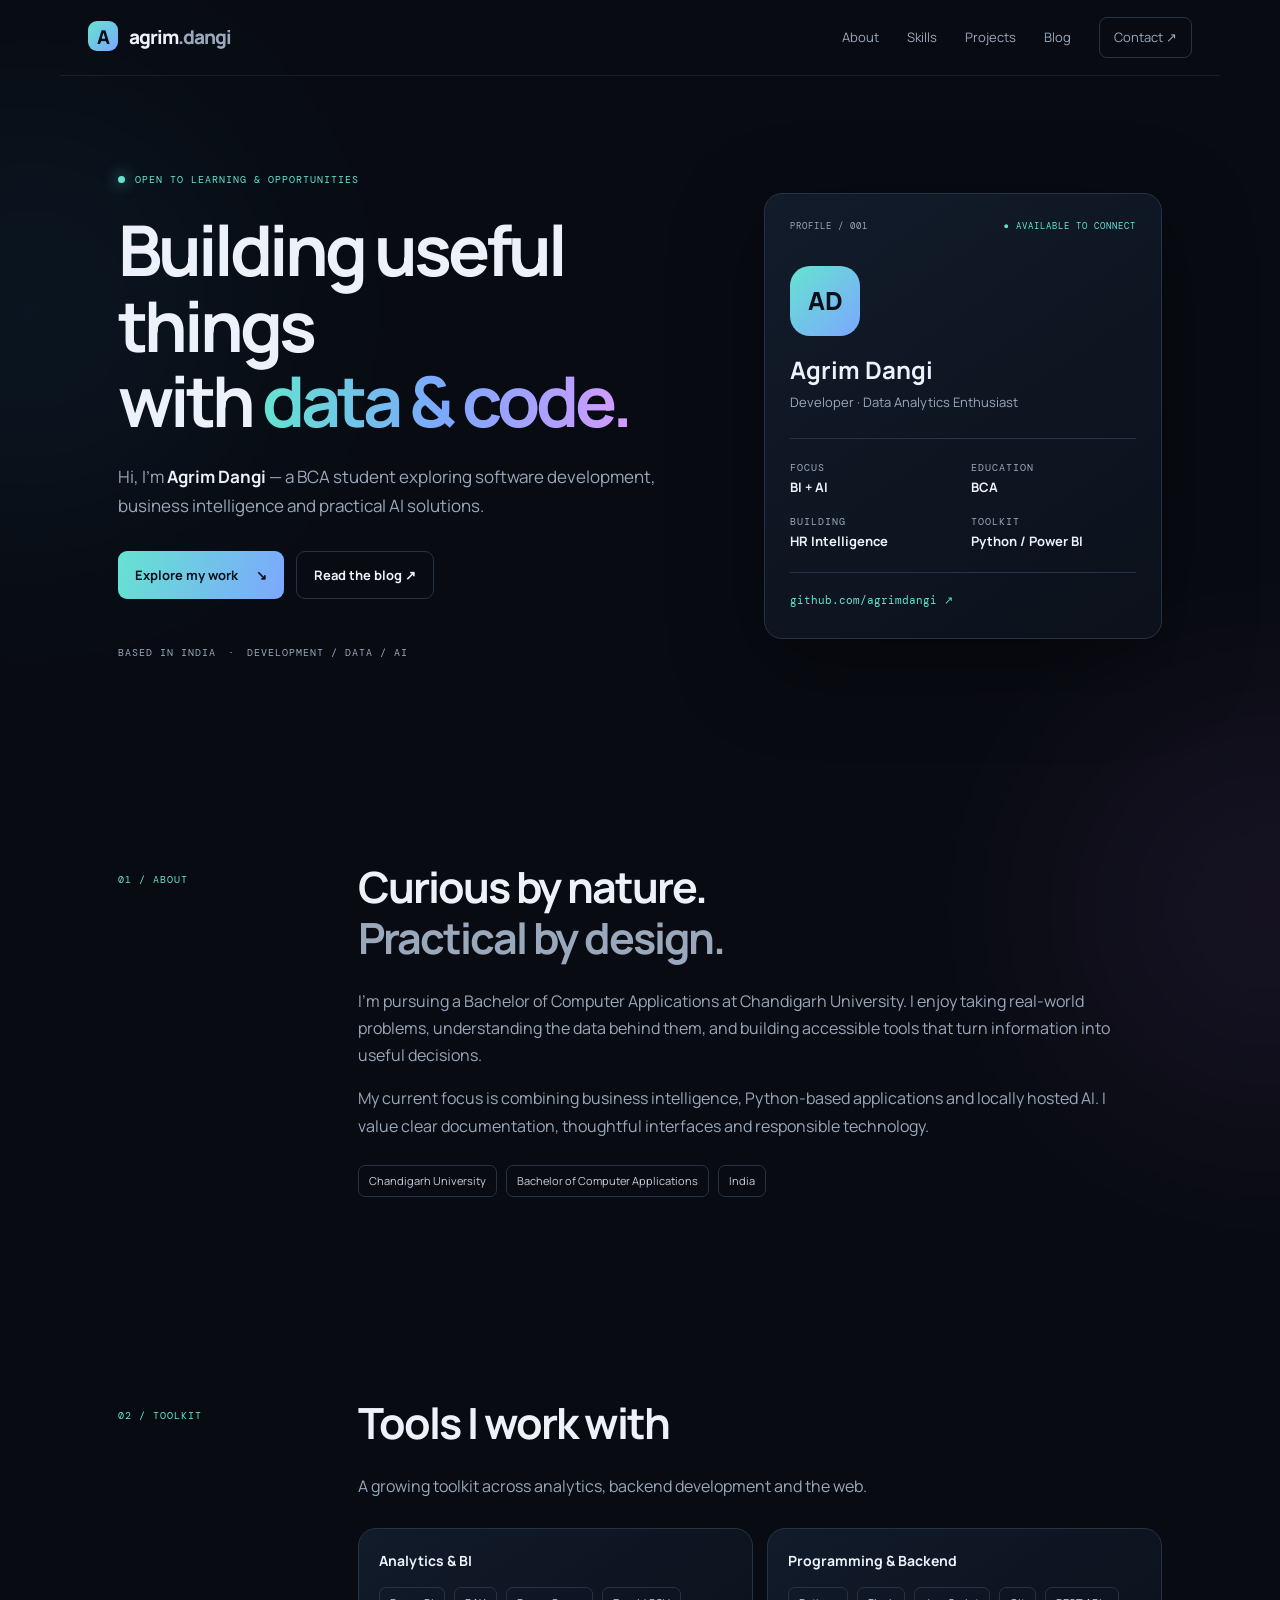
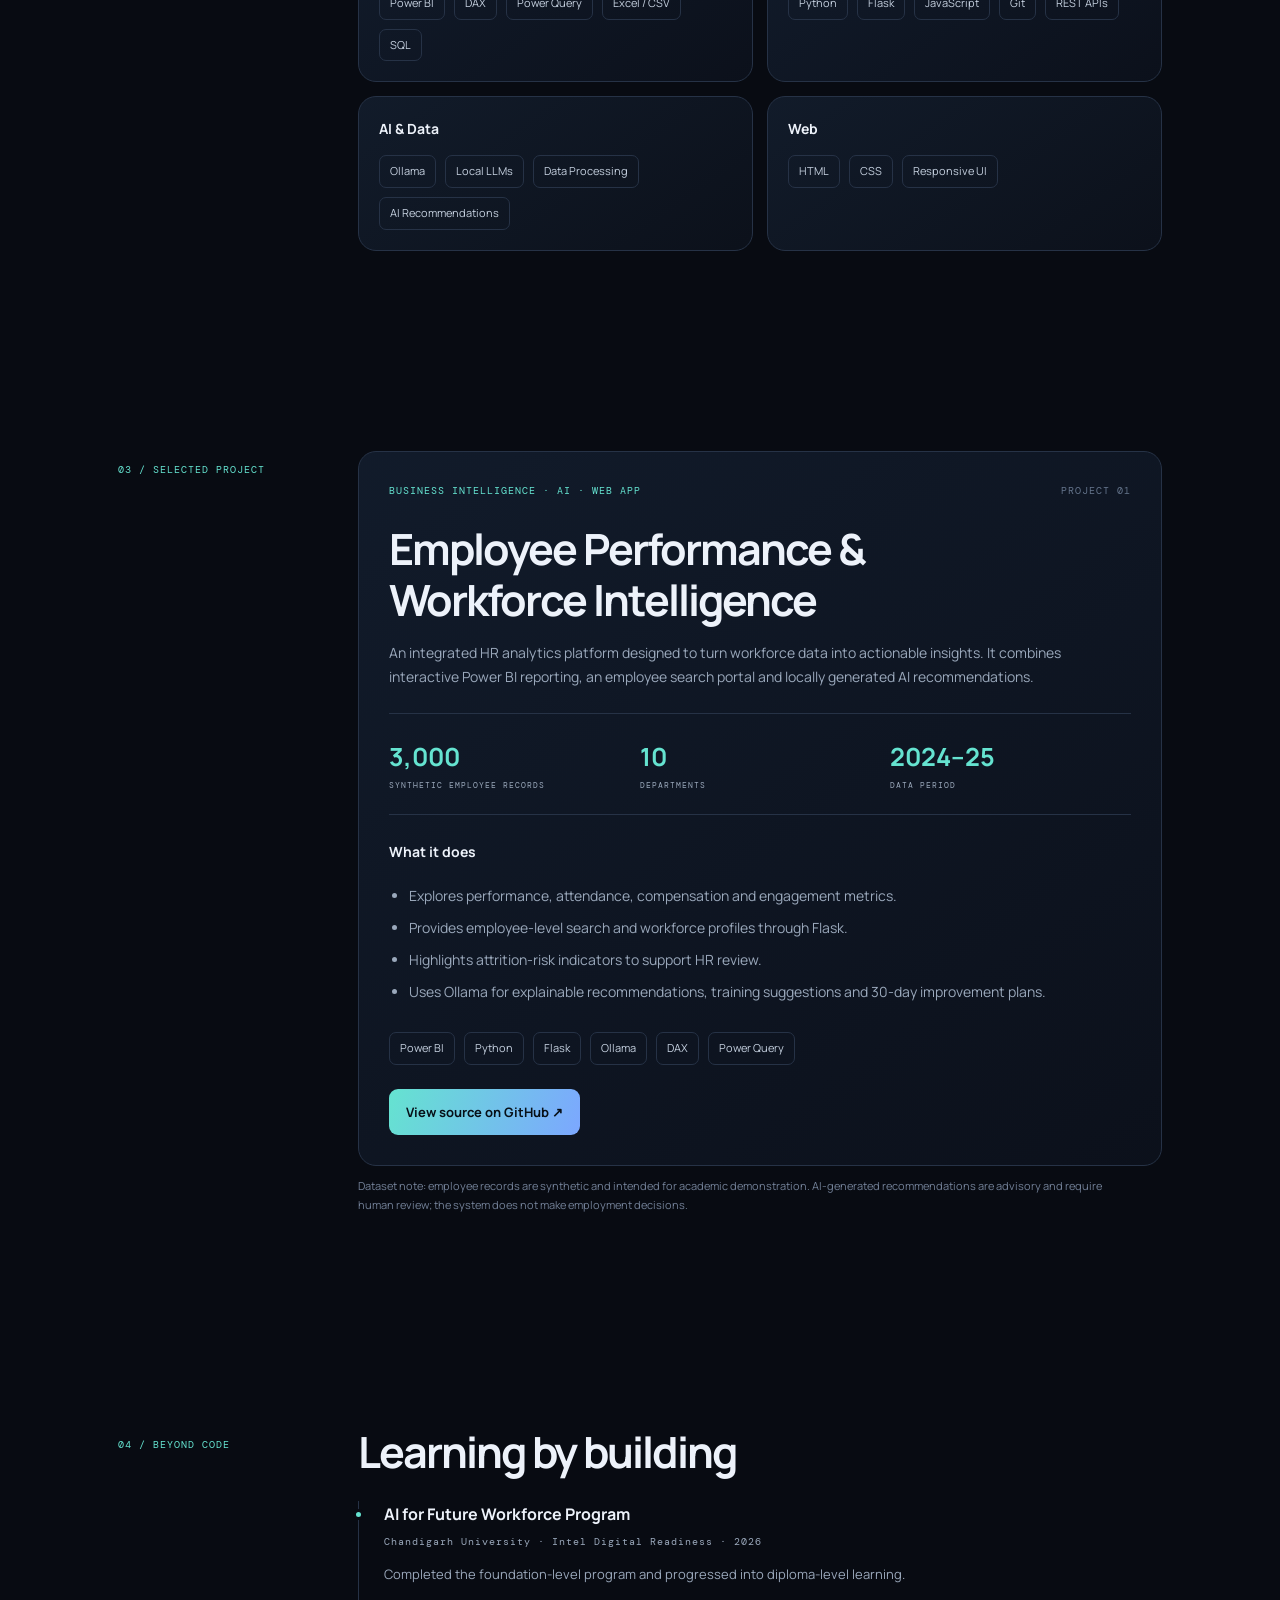
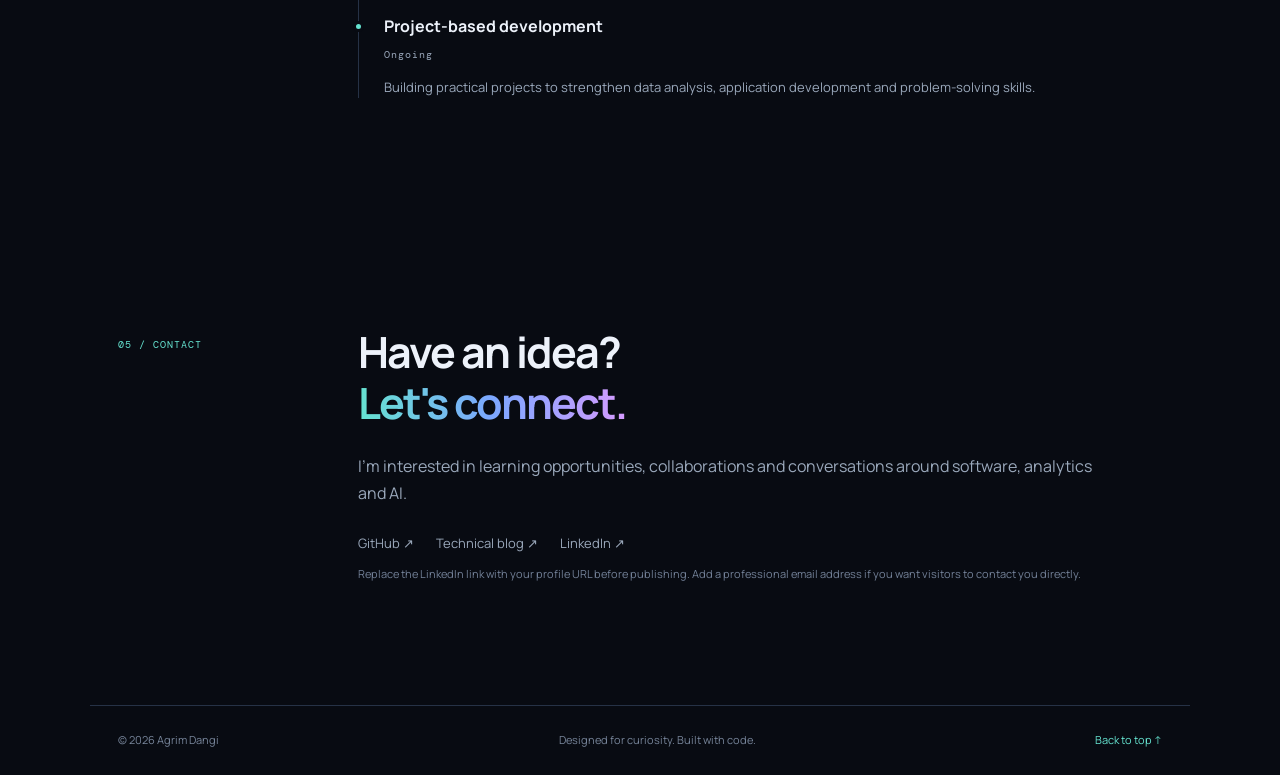
<file: index.html>
<!DOCTYPE html>
<html lang="en">
<head>
  <meta charset="UTF-8">
  <meta name="viewport" content="width=device-width, initial-scale=1.0">
  <meta name="description" content="Agrim Dangi — BCA student, developer and data analytics enthusiast. Projects in Power BI, Python, Flask and AI.">
  <title>Agrim Dangi | Developer & Data Analytics Enthusiast</title>
  <link rel="preconnect" href="https://fonts.googleapis.com">
  <link href="https://fonts.googleapis.com/css2?family=DM+Mono:wght@400;500&family=Manrope:wght@400;500;600;700;800&display=swap" rel="stylesheet">
  <link rel="stylesheet" href="assets/style.css">
</head>
<body>
  <div class="ambient ambient-one"></div><div class="ambient ambient-two"></div>
  <header class="topbar">
    <a class="brand" href="#home"><span class="brand-mark">A</span> agrim<span class="muted">.dangi</span></a>
    <nav><a href="#about">About</a><a href="#skills">Skills</a><a href="#projects">Projects</a><a href="blog/">Blog</a><a href="#contact" class="nav-cta">Contact ↗</a></nav>
  </header>
  <main>
    <section class="hero section" id="home">
      <div class="hero-copy">
        <div class="eyebrow"><span class="pulse"></span> OPEN TO LEARNING & OPPORTUNITIES</div>
        <h1>Building useful things<br>with <span class="gradient-text">data & code.</span></h1>
        <p class="hero-lead">Hi, I'm <strong>Agrim Dangi</strong> — a BCA student exploring software development, business intelligence and practical AI solutions.</p>
        <div class="hero-actions"><a class="button primary" href="#projects">Explore my work <span>↘</span></a><a class="button secondary" href="blog/">Read the blog ↗</a></div>
        <div class="hero-meta"><span>BASED IN INDIA</span><span>·</span><span>DEVELOPMENT / DATA / AI</span></div>
      </div>
      <div class="hero-card">
        <div class="card-top"><span>PROFILE / 001</span><span class="live-dot">● AVAILABLE TO CONNECT</span></div>
        <div class="avatar">AD</div>
        <h2>Agrim Dangi</h2><p class="role">Developer · Data Analytics Enthusiast</p>
        <div class="mini-grid"><div><small>FOCUS</small><b>BI + AI</b></div><div><small>EDUCATION</small><b>BCA</b></div><div><small>BUILDING</small><b>HR Intelligence</b></div><div><small>TOOLKIT</small><b>Python / Power BI</b></div></div>
        <a class="text-link" href="https://github.com/agrimdangi" target="_blank" rel="noreferrer">github.com/agrimdangi ↗</a>
      </div>
    </section>

    <section class="section about" id="about">
      <div class="section-label">01 / ABOUT</div><div class="section-content">
        <h2>Curious by nature.<br><span class="muted">Practical by design.</span></h2>
        <p>I'm pursuing a Bachelor of Computer Applications at Chandigarh University. I enjoy taking real-world problems, understanding the data behind them, and building accessible tools that turn information into useful decisions.</p>
        <p>My current focus is combining business intelligence, Python-based applications and locally hosted AI. I value clear documentation, thoughtful interfaces and responsible technology.</p>
        <div class="facts"><span>Chandigarh University</span><span>Bachelor of Computer Applications</span><span>India</span></div>
      </div>
    </section>

    <section class="section" id="skills">
      <div class="section-label">02 / TOOLKIT</div><div class="section-content">
        <h2>Tools I work with</h2><p class="muted">A growing toolkit across analytics, backend development and the web.</p>
        <div class="skill-groups">
          <div class="skill-box"><h3>Analytics & BI</h3><div class="tags"><span>Power BI</span><span>DAX</span><span>Power Query</span><span>Excel / CSV</span><span>SQL</span></div></div>
          <div class="skill-box"><h3>Programming & Backend</h3><div class="tags"><span>Python</span><span>Flask</span><span>JavaScript</span><span>Git</span><span>REST APIs</span></div></div>
          <div class="skill-box"><h3>AI & Data</h3><div class="tags"><span>Ollama</span><span>Local LLMs</span><span>Data Processing</span><span>AI Recommendations</span></div></div>
          <div class="skill-box"><h3>Web</h3><div class="tags"><span>HTML</span><span>CSS</span><span>Responsive UI</span></div></div>
        </div>
      </div>
    </section>

    <section class="section" id="projects">
      <div class="section-label">03 / SELECTED PROJECT</div><div class="section-content">
        <div class="project-card">
          <div class="project-head"><span class="project-type">BUSINESS INTELLIGENCE · AI · WEB APP</span><span class="project-number">PROJECT 01</span></div>
          <h2>Employee Performance &<br>Workforce Intelligence</h2>
          <p>An integrated HR analytics platform designed to turn workforce data into actionable insights. It combines interactive Power BI reporting, an employee search portal and locally generated AI recommendations.</p>
          <div class="project-highlights"><div><b>3,000</b><small>SYNTHETIC EMPLOYEE RECORDS</small></div><div><b>10</b><small>DEPARTMENTS</small></div><div><b>2024–25</b><small>DATA PERIOD</small></div></div>
          <h3>What it does</h3>
          <ul><li>Explores performance, attendance, compensation and engagement metrics.</li><li>Provides employee-level search and workforce profiles through Flask.</li><li>Highlights attrition-risk indicators to support HR review.</li><li>Uses Ollama for explainable recommendations, training suggestions and 30-day improvement plans.</li></ul>
          <div class="tags"><span>Power BI</span><span>Python</span><span>Flask</span><span>Ollama</span><span>DAX</span><span>Power Query</span></div>
          <a class="button primary" href="https://github.com/agrimdangi/employee-performance-workforce-intelligence" target="_blank" rel="noreferrer">View source on GitHub ↗</a>
        </div>
        <p class="small-note">Dataset note: employee records are synthetic and intended for academic demonstration. AI-generated recommendations are advisory and require human review; the system does not make employment decisions.</p>
      </div>
    </section>

    <section class="section" id="learning">
      <div class="section-label">04 / BEYOND CODE</div><div class="section-content">
        <h2>Learning by building</h2>
        <div class="timeline"><div><span class="timeline-dot"></span><b>AI for Future Workforce Program</b><small>Chandigarh University · Intel Digital Readiness · 2026</small><p>Completed the foundation-level program and progressed into diploma-level learning.</p></div><div><span class="timeline-dot"></span><b>Project-based development</b><small>Ongoing</small><p>Building practical projects to strengthen data analysis, application development and problem-solving skills.</p></div></div>
      </div>
    </section>

    <section class="section contact" id="contact">
      <div class="section-label">05 / CONTACT</div><div class="section-content">
        <h2>Have an idea?<br><span class="gradient-text">Let's connect.</span></h2>
        <p>I'm interested in learning opportunities, collaborations and conversations around software, analytics and AI.</p>
        <div class="contact-links"><a href="https://github.com/agrimdangi" target="_blank" rel="noreferrer">GitHub ↗</a><a href="blog/">Technical blog ↗</a><a href="https://www.linkedin.com/" target="_blank" rel="noreferrer">LinkedIn ↗</a></div>
        <p class="small-note">Replace the LinkedIn link with your profile URL before publishing. Add a professional email address if you want visitors to contact you directly.</p>
      </div>
    </section>
  </main>
  <footer><span>© <span id="year"></span> Agrim Dangi</span><span>Designed for curiosity. Built with code.</span><a href="#home">Back to top ↑</a></footer>
  <script src="assets/script.js"></script>
</body></html>
</file>
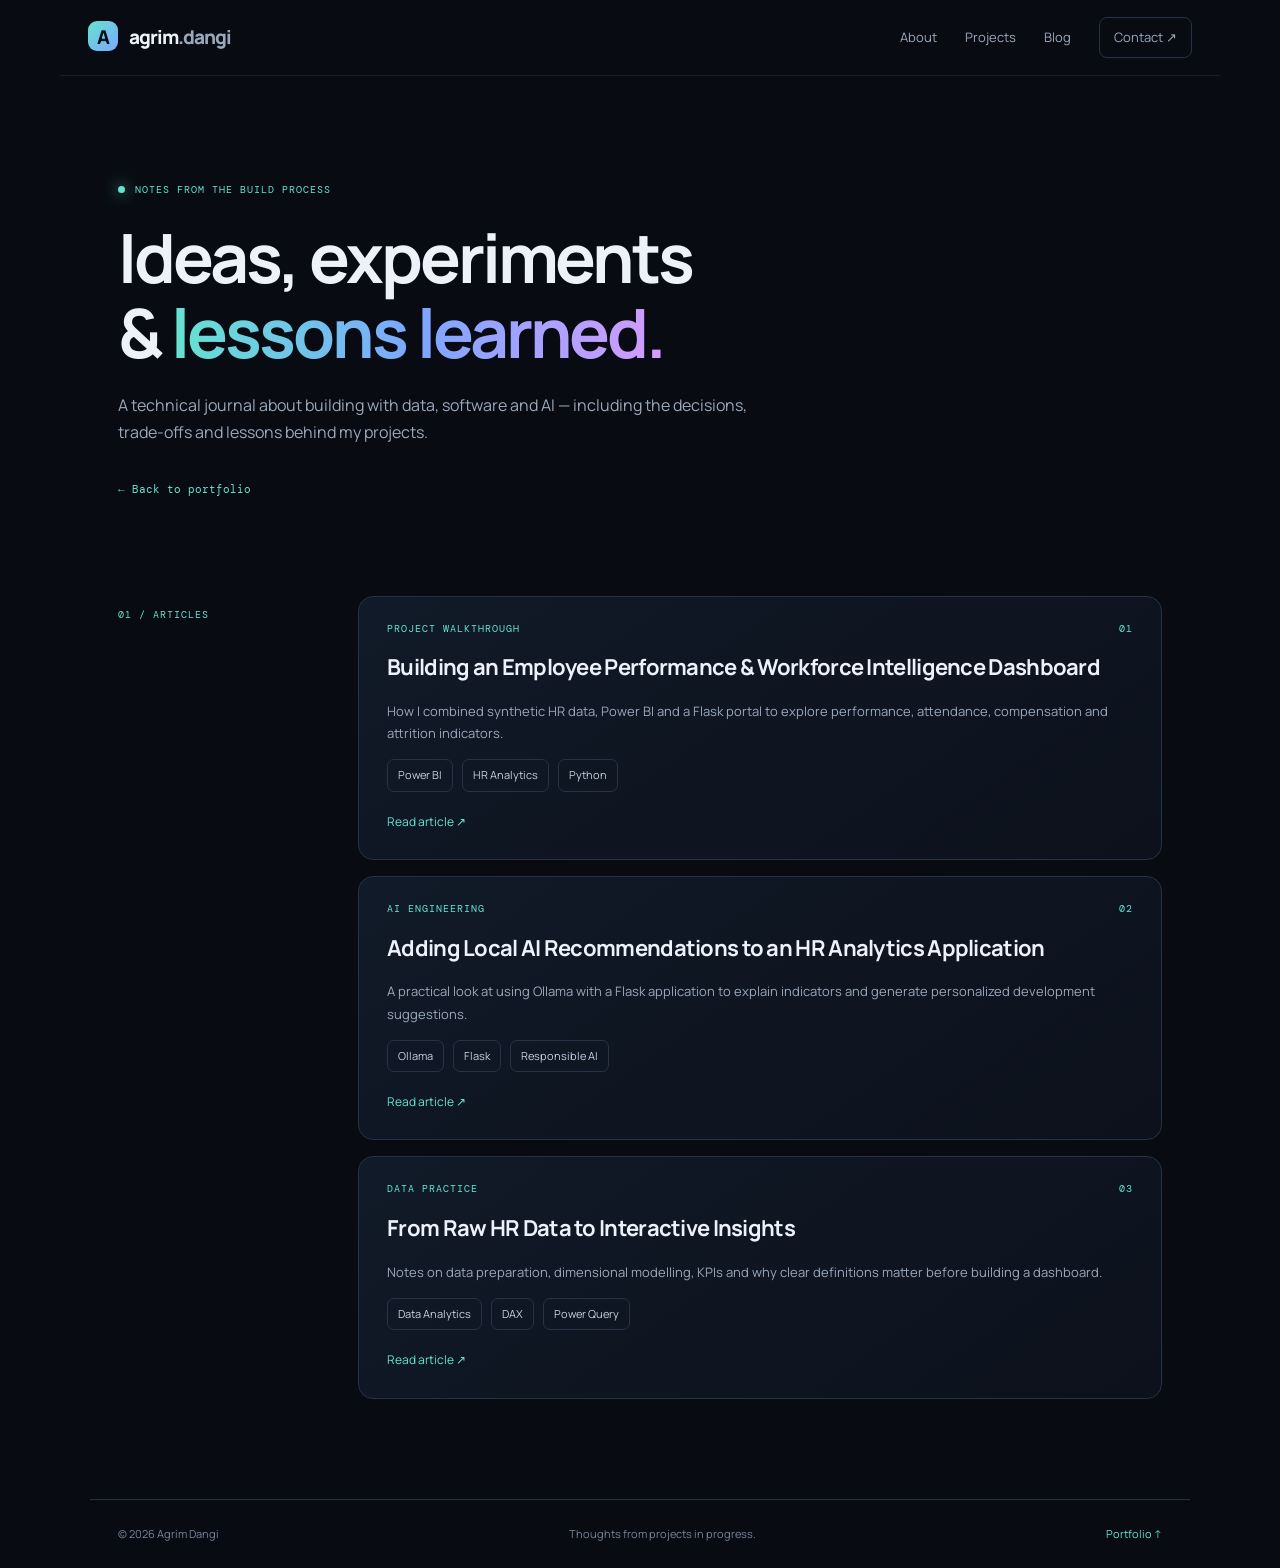
<file: blog/index.html>
<!DOCTYPE html>
<html lang="en"><head><meta charset="UTF-8"><meta name="viewport" content="width=device-width, initial-scale=1.0"><meta name="description" content="Technical notes by Agrim Dangi on HR analytics, Power BI, Python, Flask and practical AI."><title>Technical Blog | Agrim Dangi</title><link href="https://fonts.googleapis.com/css2?family=DM+Mono:wght@400;500&family=Manrope:wght@400;500;600;700;800&display=swap" rel="stylesheet"><link rel="stylesheet" href="../assets/style.css"><link rel="stylesheet" href="blog.css"></head>
<body><header class="topbar"><a class="brand" href="../"><span class="brand-mark">A</span> agrim<span class="muted">.dangi</span></a><nav><a href="../#about">About</a><a href="../#projects">Projects</a><a href="./">Blog</a><a href="../#contact" class="nav-cta">Contact ↗</a></nav></header>
<main><section class="blog-hero"><div class="eyebrow"><span class="pulse"></span> NOTES FROM THE BUILD PROCESS</div><h1>Ideas, experiments<br>& <span class="gradient-text">lessons learned.</span></h1><p>A technical journal about building with data, software and AI — including the decisions, trade-offs and lessons behind my projects.</p><a class="text-link" href="../">← Back to portfolio</a></section>
<section class="blog-list"><div class="section-label">01 / ARTICLES</div><div class="articles">
<article class="article"><div class="article-meta"><span>PROJECT WALKTHROUGH</span><span>01</span></div><h2><a href="articles/hr-workforce-intelligence.html">Building an Employee Performance & Workforce Intelligence Dashboard</a></h2><p>How I combined synthetic HR data, Power BI and a Flask portal to explore performance, attendance, compensation and attrition indicators.</p><div class="tags"><span>Power BI</span><span>HR Analytics</span><span>Python</span></div><a class="read-link" href="articles/hr-workforce-intelligence.html">Read article ↗</a></article>
<article class="article"><div class="article-meta"><span>AI ENGINEERING</span><span>02</span></div><h2><a href="articles/local-ai-hr-recommendations.html">Adding Local AI Recommendations to an HR Analytics Application</a></h2><p>A practical look at using Ollama with a Flask application to explain indicators and generate personalized development suggestions.</p><div class="tags"><span>Ollama</span><span>Flask</span><span>Responsible AI</span></div><a class="read-link" href="articles/local-ai-hr-recommendations.html">Read article ↗</a></article>
<article class="article"><div class="article-meta"><span>DATA PRACTICE</span><span>03</span></div><h2><a href="articles/raw-data-to-insights.html">From Raw HR Data to Interactive Insights</a></h2><p>Notes on data preparation, dimensional modelling, KPIs and why clear definitions matter before building a dashboard.</p><div class="tags"><span>Data Analytics</span><span>DAX</span><span>Power Query</span></div><a class="read-link" href="articles/raw-data-to-insights.html">Read article ↗</a></article>
</div></section></main><footer><span>© <span id="year"></span> Agrim Dangi</span><span>Thoughts from projects in progress.</span><a href="../">Portfolio ↑</a></footer><script src="../assets/script.js"></script></body></html>
</file>
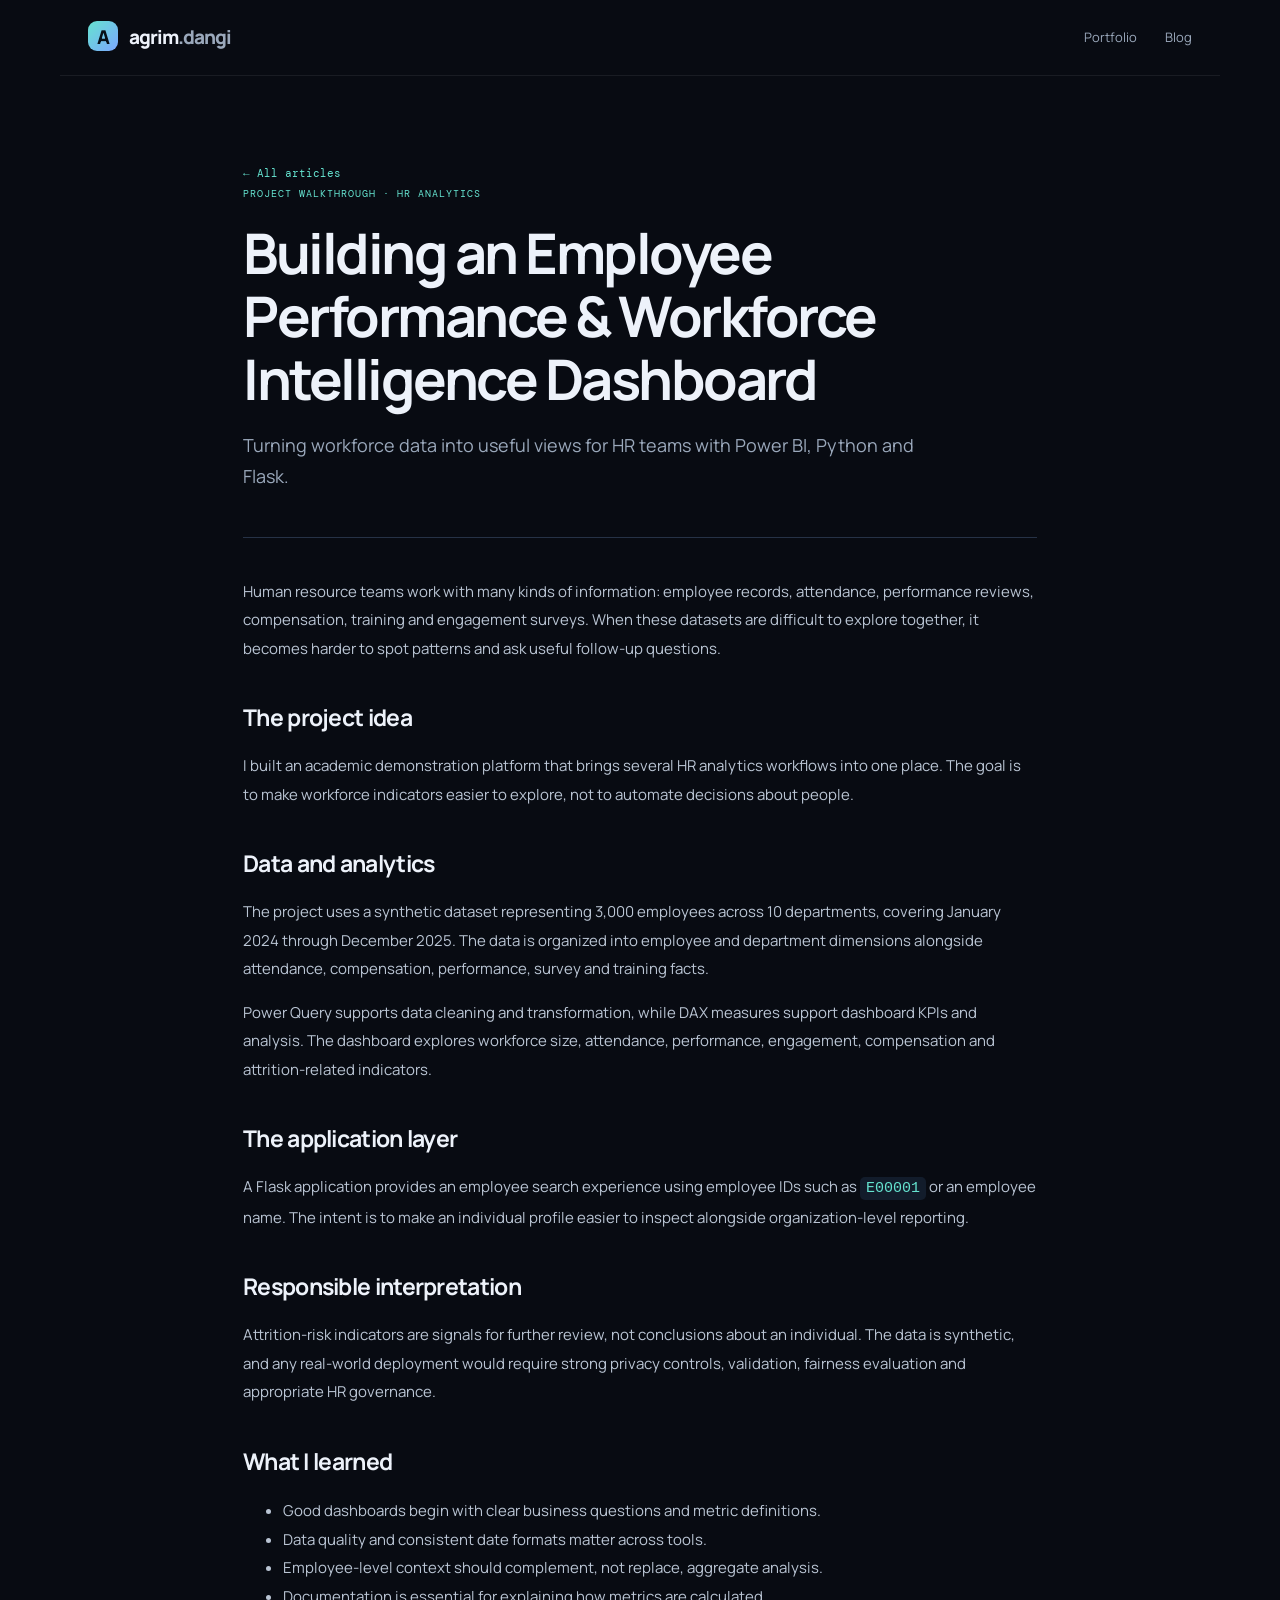
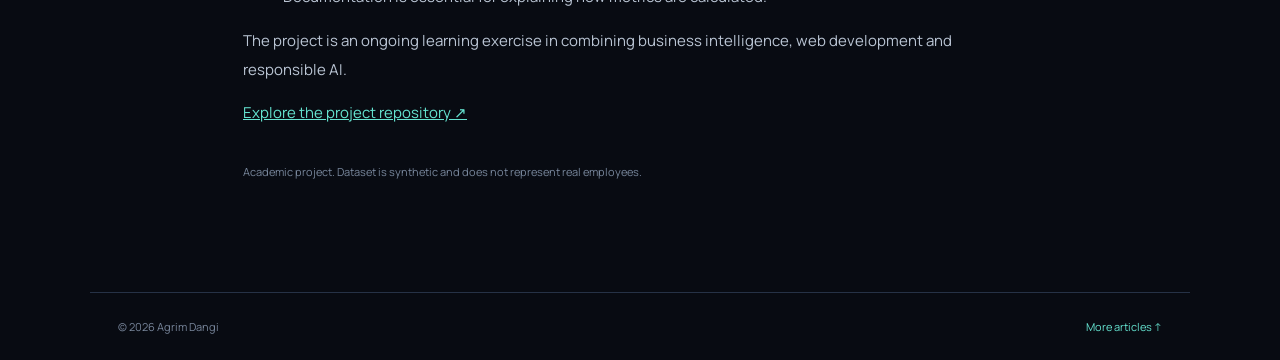
<file: blog/articles/hr-workforce-intelligence.html>
<!DOCTYPE html><html lang="en"><head><meta charset="UTF-8"><meta name="viewport" content="width=device-width, initial-scale=1.0"><title>Building an HR Workforce Intelligence Dashboard | Agrim Dangi</title><link href="https://fonts.googleapis.com/css2?family=DM+Mono:wght@400;500&family=Manrope:wght@400;500;600;700;800&display=swap" rel="stylesheet"><link rel="stylesheet" href="../../assets/style.css"><link rel="stylesheet" href="../article.css"></head><body><header class="topbar"><a class="brand" href="../../"><span class="brand-mark">A</span> agrim<span class="muted">.dangi</span></a><nav><a href="../../">Portfolio</a><a href="../">Blog</a></nav></header><main class="article-wrap"><a class="text-link" href="../">← All articles</a><div class="eyebrow">PROJECT WALKTHROUGH · HR ANALYTICS</div><h1>Building an Employee Performance & Workforce Intelligence Dashboard</h1><p class="dek">Turning workforce data into useful views for HR teams with Power BI, Python and Flask.</p><div class="article-body"><p>Human resource teams work with many kinds of information: employee records, attendance, performance reviews, compensation, training and engagement surveys. When these datasets are difficult to explore together, it becomes harder to spot patterns and ask useful follow-up questions.</p><h2>The project idea</h2><p>I built an academic demonstration platform that brings several HR analytics workflows into one place. The goal is to make workforce indicators easier to explore, not to automate decisions about people.</p><h2>Data and analytics</h2><p>The project uses a synthetic dataset representing 3,000 employees across 10 departments, covering January 2024 through December 2025. The data is organized into employee and department dimensions alongside attendance, compensation, performance, survey and training facts.</p><p>Power Query supports data cleaning and transformation, while DAX measures support dashboard KPIs and analysis. The dashboard explores workforce size, attendance, performance, engagement, compensation and attrition-related indicators.</p><h2>The application layer</h2><p>A Flask application provides an employee search experience using employee IDs such as <code>E00001</code> or an employee name. The intent is to make an individual profile easier to inspect alongside organization-level reporting.</p><h2>Responsible interpretation</h2><p>Attrition-risk indicators are signals for further review, not conclusions about an individual. The data is synthetic, and any real-world deployment would require strong privacy controls, validation, fairness evaluation and appropriate HR governance.</p><h2>What I learned</h2><ul><li>Good dashboards begin with clear business questions and metric definitions.</li><li>Data quality and consistent date formats matter across tools.</li><li>Employee-level context should complement, not replace, aggregate analysis.</li><li>Documentation is essential for explaining how metrics are calculated.</li></ul><p>The project is an ongoing learning exercise in combining business intelligence, web development and responsible AI.</p><p><a href="https://github.com/agrimdangi/employee-performance-workforce-intelligence" target="_blank" rel="noreferrer">Explore the project repository ↗</a></p></div><p class="disclaimer">Academic project. Dataset is synthetic and does not represent real employees.</p></main><footer><span>© <span id="year"></span> Agrim Dangi</span><a href="../">More articles ↑</a></footer><script src="../../assets/script.js"></script></body></html>
</file>
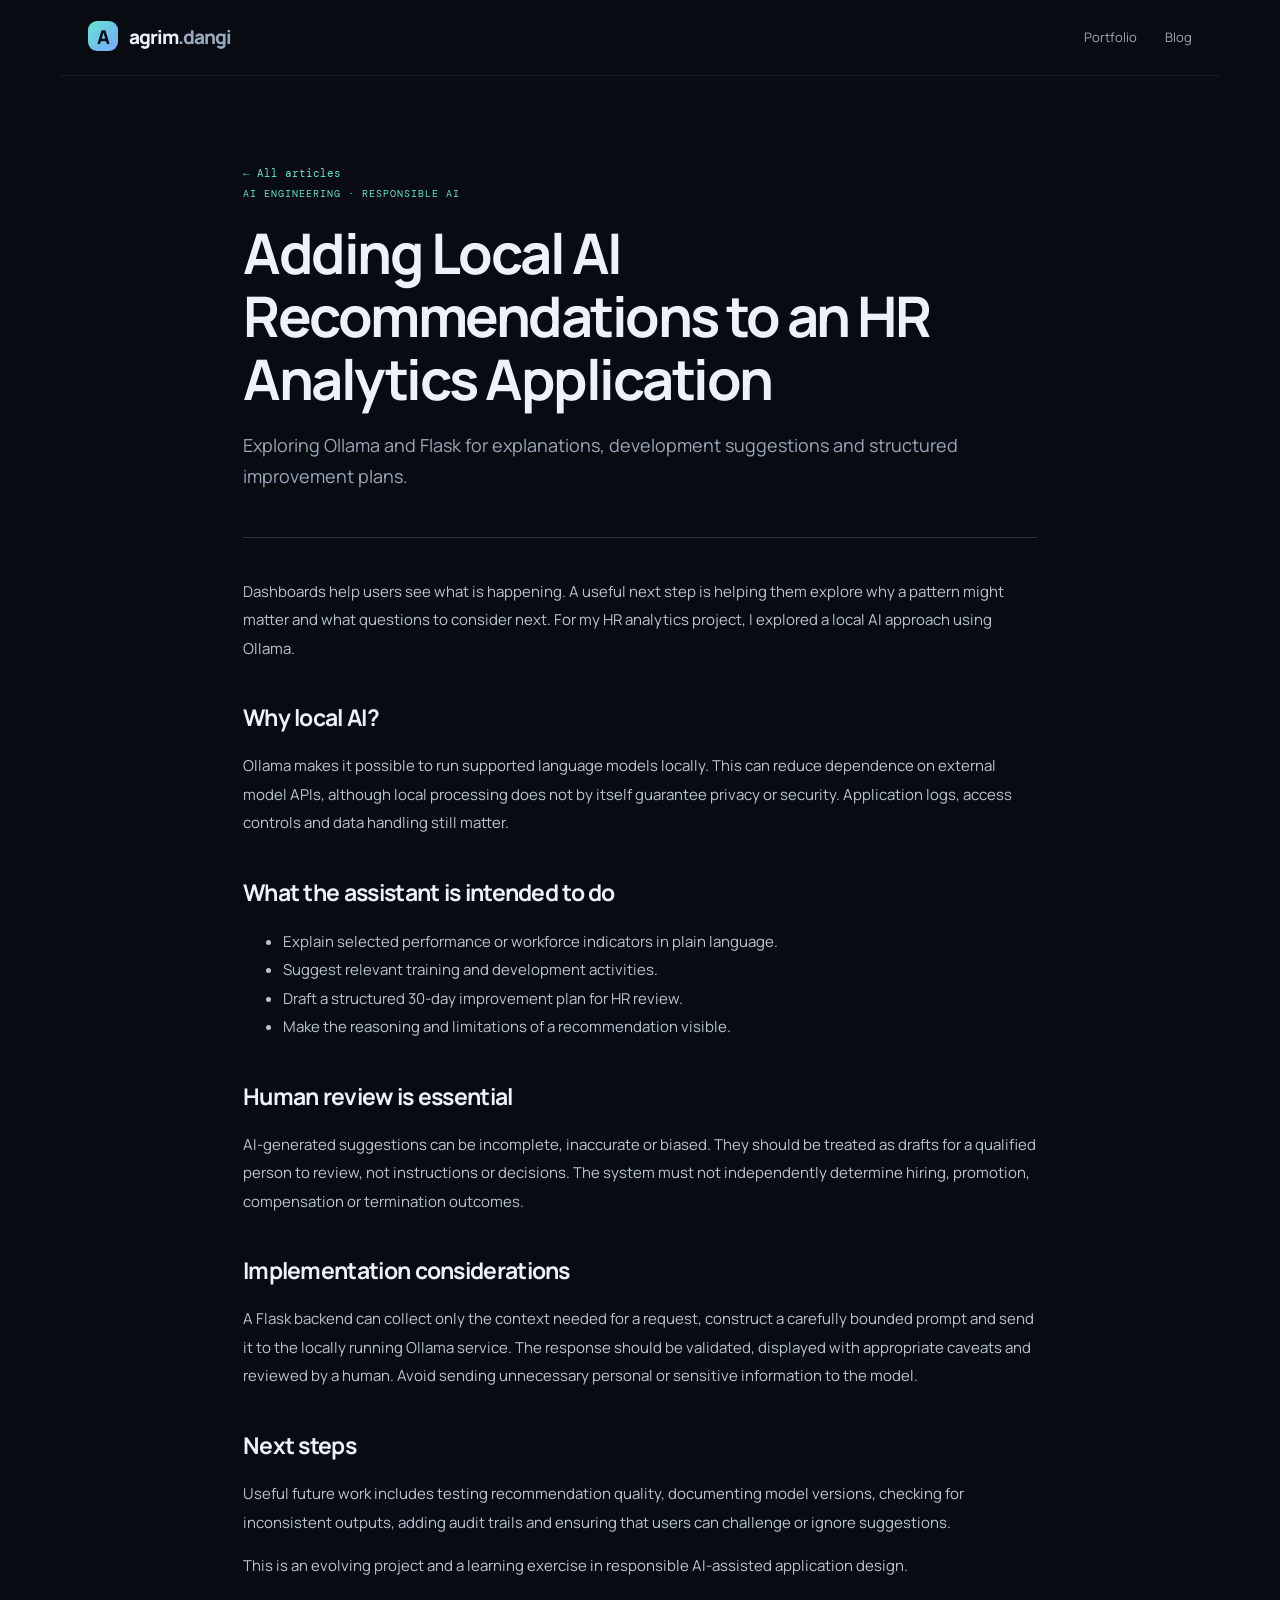
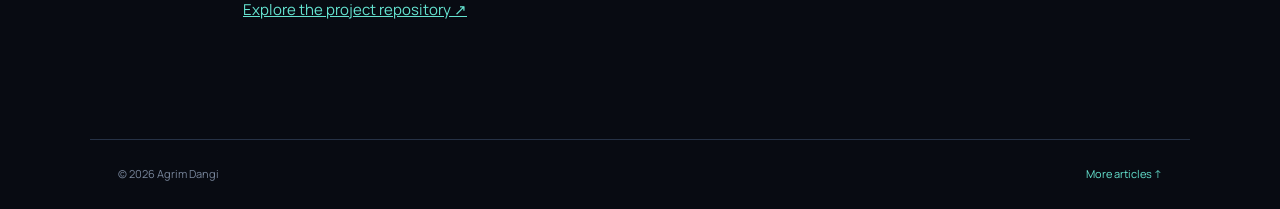
<file: blog/articles/local-ai-hr-recommendations.html>
<!DOCTYPE html><html lang="en"><head><meta charset="UTF-8"><meta name="viewport" content="width=device-width, initial-scale=1.0"><title>Local AI Recommendations for HR Analytics | Agrim Dangi</title><link href="https://fonts.googleapis.com/css2?family=DM+Mono:wght@400;500&family=Manrope:wght@400;500;600;700;800&display=swap" rel="stylesheet"><link rel="stylesheet" href="../../assets/style.css"><link rel="stylesheet" href="../article.css"></head><body><header class="topbar"><a class="brand" href="../../"><span class="brand-mark">A</span> agrim<span class="muted">.dangi</span></a><nav><a href="../../">Portfolio</a><a href="../">Blog</a></nav></header><main class="article-wrap"><a class="text-link" href="../">← All articles</a><div class="eyebrow">AI ENGINEERING · RESPONSIBLE AI</div><h1>Adding Local AI Recommendations to an HR Analytics Application</h1><p class="dek">Exploring Ollama and Flask for explanations, development suggestions and structured improvement plans.</p><div class="article-body"><p>Dashboards help users see what is happening. A useful next step is helping them explore why a pattern might matter and what questions to consider next. For my HR analytics project, I explored a local AI approach using Ollama.</p><h2>Why local AI?</h2><p>Ollama makes it possible to run supported language models locally. This can reduce dependence on external model APIs, although local processing does not by itself guarantee privacy or security. Application logs, access controls and data handling still matter.</p><h2>What the assistant is intended to do</h2><ul><li>Explain selected performance or workforce indicators in plain language.</li><li>Suggest relevant training and development activities.</li><li>Draft a structured 30-day improvement plan for HR review.</li><li>Make the reasoning and limitations of a recommendation visible.</li></ul><h2>Human review is essential</h2><p>AI-generated suggestions can be incomplete, inaccurate or biased. They should be treated as drafts for a qualified person to review, not instructions or decisions. The system must not independently determine hiring, promotion, compensation or termination outcomes.</p><h2>Implementation considerations</h2><p>A Flask backend can collect only the context needed for a request, construct a carefully bounded prompt and send it to the locally running Ollama service. The response should be validated, displayed with appropriate caveats and reviewed by a human. Avoid sending unnecessary personal or sensitive information to the model.</p><h2>Next steps</h2><p>Useful future work includes testing recommendation quality, documenting model versions, checking for inconsistent outputs, adding audit trails and ensuring that users can challenge or ignore suggestions.</p><p>This is an evolving project and a learning exercise in responsible AI-assisted application design.</p><p><a href="https://github.com/agrimdangi/employee-performance-workforce-intelligence" target="_blank" rel="noreferrer">Explore the project repository ↗</a></p></div></main><footer><span>© <span id="year"></span> Agrim Dangi</span><a href="../">More articles ↑</a></footer><script src="../../assets/script.js"></script></body></html>
</file>
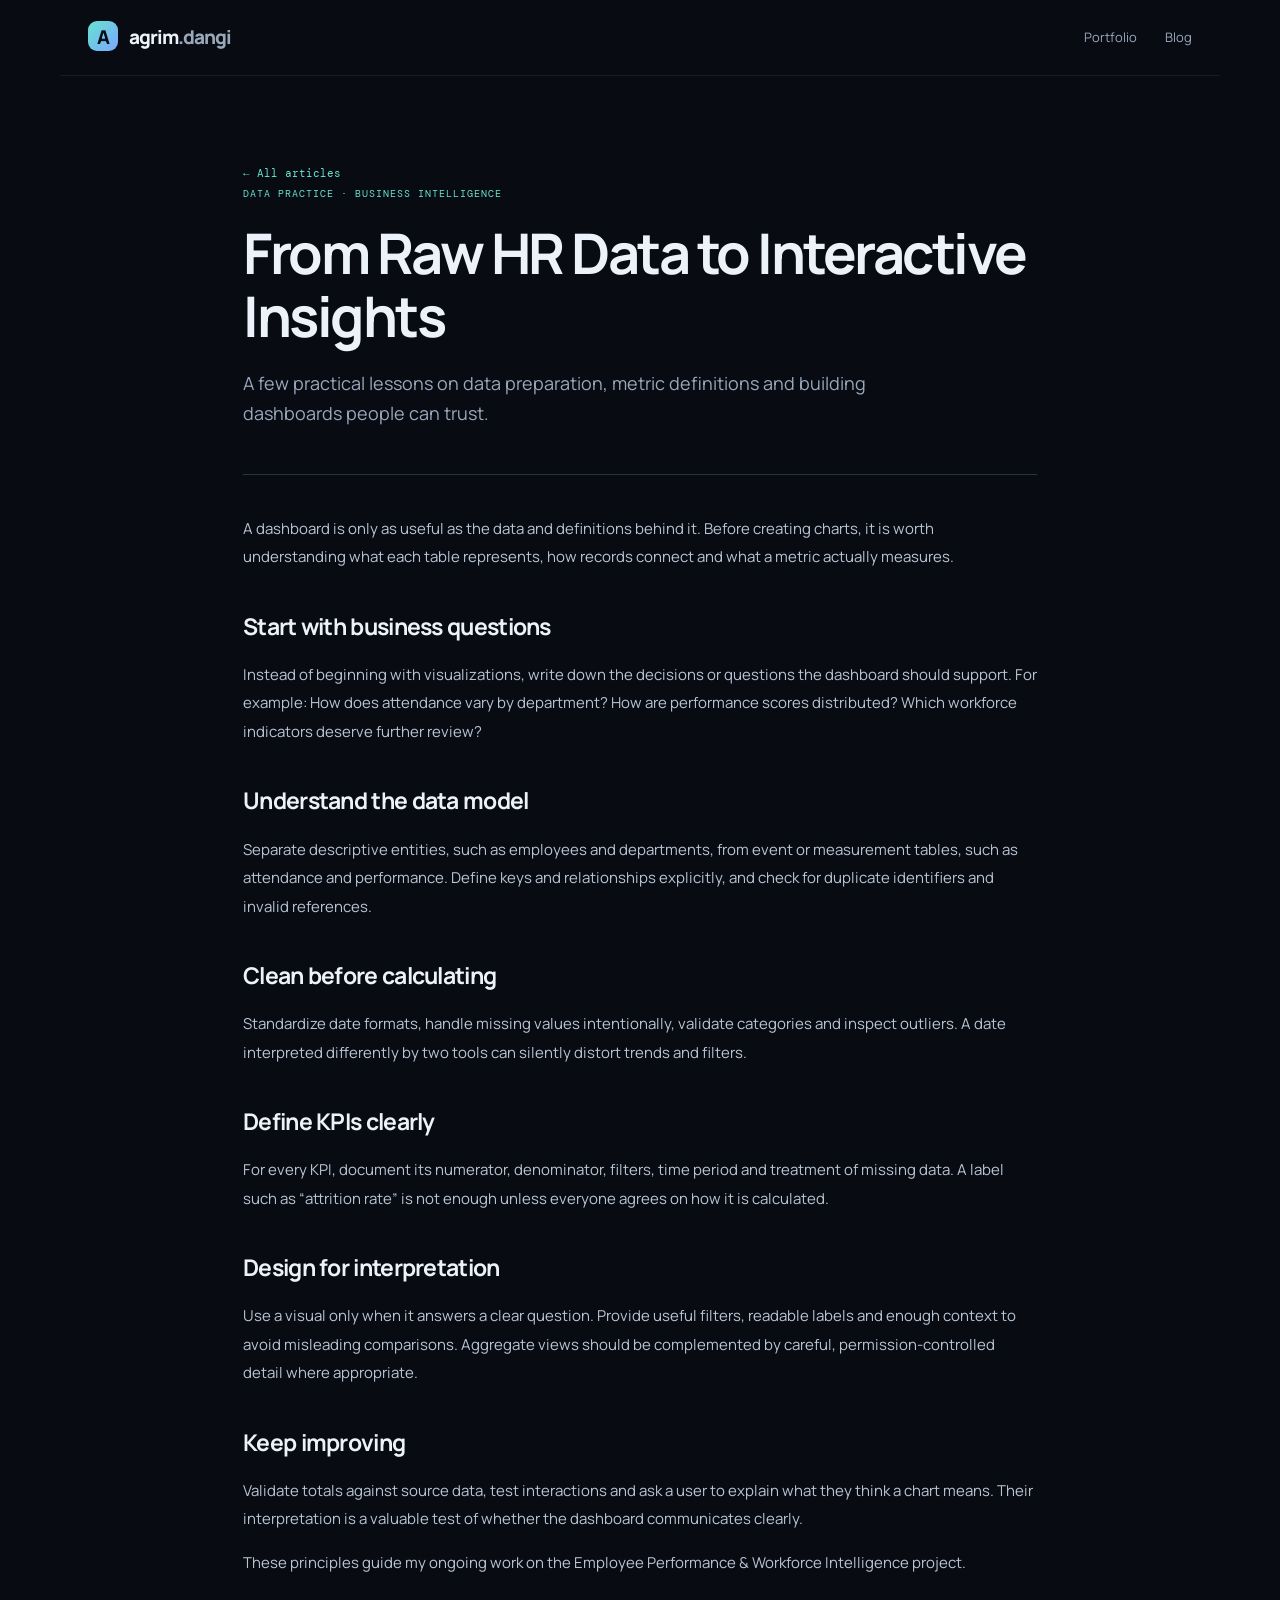
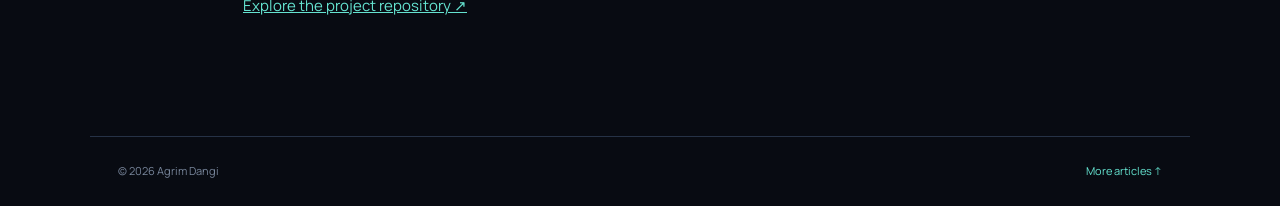
<file: blog/articles/raw-data-to-insights.html>
<!DOCTYPE html><html lang="en"><head><meta charset="UTF-8"><meta name="viewport" content="width=device-width, initial-scale=1.0"><title>From Raw HR Data to Interactive Insights | Agrim Dangi</title><link href="https://fonts.googleapis.com/css2?family=DM+Mono:wght@400;500&family=Manrope:wght@400;500;600;700;800&display=swap" rel="stylesheet"><link rel="stylesheet" href="../../assets/style.css"><link rel="stylesheet" href="../article.css"></head><body><header class="topbar"><a class="brand" href="../../"><span class="brand-mark">A</span> agrim<span class="muted">.dangi</span></a><nav><a href="../../">Portfolio</a><a href="../">Blog</a></nav></header><main class="article-wrap"><a class="text-link" href="../">← All articles</a><div class="eyebrow">DATA PRACTICE · BUSINESS INTELLIGENCE</div><h1>From Raw HR Data to Interactive Insights</h1><p class="dek">A few practical lessons on data preparation, metric definitions and building dashboards people can trust.</p><div class="article-body"><p>A dashboard is only as useful as the data and definitions behind it. Before creating charts, it is worth understanding what each table represents, how records connect and what a metric actually measures.</p><h2>Start with business questions</h2><p>Instead of beginning with visualizations, write down the decisions or questions the dashboard should support. For example: How does attendance vary by department? How are performance scores distributed? Which workforce indicators deserve further review?</p><h2>Understand the data model</h2><p>Separate descriptive entities, such as employees and departments, from event or measurement tables, such as attendance and performance. Define keys and relationships explicitly, and check for duplicate identifiers and invalid references.</p><h2>Clean before calculating</h2><p>Standardize date formats, handle missing values intentionally, validate categories and inspect outliers. A date interpreted differently by two tools can silently distort trends and filters.</p><h2>Define KPIs clearly</h2><p>For every KPI, document its numerator, denominator, filters, time period and treatment of missing data. A label such as “attrition rate” is not enough unless everyone agrees on how it is calculated.</p><h2>Design for interpretation</h2><p>Use a visual only when it answers a clear question. Provide useful filters, readable labels and enough context to avoid misleading comparisons. Aggregate views should be complemented by careful, permission-controlled detail where appropriate.</p><h2>Keep improving</h2><p>Validate totals against source data, test interactions and ask a user to explain what they think a chart means. Their interpretation is a valuable test of whether the dashboard communicates clearly.</p><p>These principles guide my ongoing work on the Employee Performance & Workforce Intelligence project.</p><p><a href="https://github.com/agrimdangi/employee-performance-workforce-intelligence" target="_blank" rel="noreferrer">Explore the project repository ↗</a></p></div></main><footer><span>© <span id="year"></span> Agrim Dangi</span><a href="../">More articles ↑</a></footer><script src="../../assets/script.js"></script></body></html>
</file>
<file: assets/style.css>
:root{--bg:#080b12;--panel:#101622;--panel2:#121c2b;--text:#edf2fa;--muted:#9aa8bb;--line:#263246;--cyan:#65e3d0;--blue:#7ca7ff;--pink:#d59bff}*{box-sizing:border-box}html{scroll-behavior:smooth}body{margin:0;background:var(--bg);color:var(--text);font-family:Manrope, sans-serif;line-height:1.7;overflow-x:hidden}.ambient{position:absolute;width:420px;height:420px;border-radius:50%;filter:blur(120px);opacity:.12;pointer-events:none}.ambient-one{background:#246d9c;top:100px;left:-180px}.ambient-two{background:#8a4da9;top:700px;right:-200px}.topbar{height:76px;max-width:1160px;margin:auto;padding:0 28px;display:flex;align-items:center;justify-content:space-between;border-bottom:1px solid rgba(255,255,255,.07);position:relative;z-index:2}.brand{font-weight:800;font-size:19px;color:var(--text);text-decoration:none;letter-spacing:-1px}.brand-mark{display:inline-grid;place-items:center;width:30px;height:30px;border-radius:9px;background:linear-gradient(135deg,var(--cyan),var(--blue));color:#071018;margin-right:8px}.muted{color:var(--muted)}nav{display:flex;gap:28px;align-items:center}nav a,.contact-links a{color:var(--muted);font-size:13px;text-decoration:none}nav a:hover,.contact-links a:hover{color:var(--cyan)}.nav-cta{border:1px solid var(--line);padding:8px 14px;border-radius:8px}.section{max-width:1100px;margin:auto;padding:100px 28px;display:grid;grid-template-columns:190px 1fr;gap:50px;position:relative}.hero{min-height:650px;grid-template-columns:1.2fr .8fr;align-items:center;padding-top:95px}.eyebrow,.section-label,.hero-meta,.card-top,.project-type,.project-number,small{font-family:"DM Mono",monospace;letter-spacing:1px;font-size:10px;color:var(--muted)}.eyebrow{color:var(--cyan);display:flex;align-items:center;gap:10px}.pulse,.live-dot{color:var(--cyan)}.pulse{width:7px;height:7px;border-radius:50%;background:var(--cyan);box-shadow:0 0 15px var(--cyan)}h1{font-size:clamp(43px,6vw,70px);line-height:1.08;letter-spacing:-4px;margin:24px 0}.gradient-text{background:linear-gradient(90deg,var(--cyan),var(--blue),var(--pink));-webkit-background-clip:text;background-clip:text;color:transparent}.hero-lead{font-size:17px;color:var(--muted);max-width:560px}.hero-lead strong{color:var(--text)}.hero-actions{display:flex;gap:12px;margin:30px 0}.button{display:inline-flex;gap:18px;align-items:center;padding:12px 17px;border-radius:9px;text-decoration:none;font-size:13px;font-weight:700}.primary{background:linear-gradient(110deg,var(--cyan),var(--blue));color:#071018}.secondary{border:1px solid var(--line);color:var(--text)}.hero-meta{display:flex;gap:12px;margin-top:45px}.hero-card,.project-card,.skill-box{background:linear-gradient(145deg,rgba(18,28,43,.96),rgba(12,17,27,.96));border:1px solid var(--line);border-radius:18px}.hero-card{padding:25px;box-shadow:0 25px 90px #0006}.card-top{display:flex;justify-content:space-between;font-size:9px}.avatar{margin:32px 0 14px;width:70px;height:70px;border-radius:20px;display:grid;place-items:center;font-size:25px;font-weight:800;color:#08111b;background:linear-gradient(135deg,var(--cyan),var(--blue))}.hero-card h2{margin:0;font-size:24px}.role{margin:0 0 25px;color:var(--muted);font-size:13px}.mini-grid{display:grid;grid-template-columns:1fr 1fr;gap:15px;padding:20px 0;border-top:1px solid var(--line);border-bottom:1px solid var(--line)}.mini-grid div{display:flex;flex-direction:column}.mini-grid b{font-size:13px}.text-link{display:inline-block;margin-top:18px;color:var(--cyan);font-family:"DM Mono",monospace;font-size:11px;text-decoration:none}.section-label{padding-top:10px;color:var(--cyan)}.section-content h2{font-size:clamp(29px,4vw,43px);letter-spacing:-2px;line-height:1.2;margin:0 0 24px}.section-content>p{max-width:760px;color:var(--muted)}.facts,.tags{display:flex;flex-wrap:wrap;gap:9px;margin-top:25px}.facts span,.tags span{border:1px solid var(--line);border-radius:7px;padding:6px 10px;font-size:11px;color:#c5d0df}.skill-groups{display:grid;grid-template-columns:1fr 1fr;gap:14px;margin-top:28px}.skill-box{padding:20px}.skill-box h3,.project-card h3{font-size:14px;margin:0}.skill-box .tags{margin-top:14px}.project-card{padding:30px}.project-head{display:flex;justify-content:space-between}.project-type{color:var(--cyan)}.project-number{color:#64748b}.project-card h2{margin:24px 0 15px}.project-card>p,.project-card li{color:var(--muted);font-size:14px}.project-highlights{display:grid;grid-template-columns:repeat(3,1fr);gap:10px;padding:22px 0;margin:25px 0;border-top:1px solid var(--line);border-bottom:1px solid var(--line)}.project-highlights div{display:flex;flex-direction:column}.project-highlights b{font-size:25px;color:var(--cyan)}.project-highlights small{font-size:8px}.project-card ul{padding-left:20px}.project-card li{padding:4px 0}.project-card .button{margin-top:24px}.small-note{font-size:11px!important;color:#738198!important}.timeline{border-left:1px solid var(--line);padding-left:25px}.timeline>div{position:relative;margin-bottom:28px}.timeline-dot{position:absolute;left:-31px;top:8px;width:11px;height:11px;background:var(--cyan);border:3px solid var(--bg);border-radius:50%}.timeline b,.timeline small{display:block}.timeline small{margin-top:5px}.timeline p{color:var(--muted);font-size:13px}.contact{padding-bottom:110px}.contact-links{display:flex;gap:22px;margin-top:25px}footer{border-top:1px solid var(--line);max-width:1100px;margin:auto;padding:25px 28px;display:flex;justify-content:space-between;color:#77859a;font-size:11px}footer a{color:var(--cyan);text-decoration:none}@media(max-width:760px){.topbar{padding:0 18px}nav{gap:12px}nav a{font-size:11px}nav a:nth-child(2),nav a:nth-child(3){display:none}.section{grid-template-columns:1fr;gap:18px;padding:70px 22px}.hero{grid-template-columns:1fr;padding-top:75px;gap:40px}.hero-card{max-width:480px}h1{letter-spacing:-2.5px}.skill-groups{grid-template-columns:1fr}.project-card{padding:22px}.project-highlights{grid-template-columns:1fr 1fr}.hero-meta{font-size:8px}footer{padding:22px;gap:10px;flex-wrap:wrap}}
</file>
<file: blog/blog.css>
.blog-hero{max-width:1100px;margin:auto;padding:105px 28px 75px}.blog-hero h1{font-size:clamp(43px,6vw,68px);line-height:1.1;letter-spacing:-3px;margin:22px 0}.blog-hero>p{max-width:650px;color:var(--muted);font-size:16px}.blog-list{max-width:1100px;margin:auto;padding:20px 28px 100px;display:grid;grid-template-columns:190px 1fr;gap:50px}.articles{display:grid;gap:16px}.article{padding:25px 28px;border:1px solid var(--line);border-radius:15px;background:linear-gradient(145deg,#111a28,#0c111b)}.article-meta{display:flex;justify-content:space-between;font:10px "DM Mono",monospace;letter-spacing:1px;color:var(--cyan)}.article h2{font-size:22px;line-height:1.3;letter-spacing:-.7px}.article h2 a{color:var(--text);text-decoration:none}.article h2 a:hover{color:var(--cyan)}.article p{color:var(--muted);font-size:13px}.article .tags{margin:15px 0}.read-link{font-size:12px;color:var(--cyan);text-decoration:none}@media(max-width:760px){.blog-list{grid-template-columns:1fr;gap:15px;padding:10px 22px 70px}.blog-hero{padding:75px 22px 50px}.article{padding:20px}}
</file>
<file: blog/article.css>
.article-wrap{max-width:850px;margin:auto;padding:70px 28px 100px}.article-wrap>h1{font-size:clamp(36px,5vw,56px);letter-spacing:-2.5px;line-height:1.12;margin:20px 0}.dek{font-size:18px;color:var(--muted);max-width:720px;margin-bottom:45px}.article-body{border-top:1px solid var(--line);padding-top:25px}.article-body p,.article-body li{color:#bac5d4;font-size:15px;line-height:1.9}.article-body h2{font-size:23px;letter-spacing:-.7px;margin:35px 0 10px}.article-body a{color:var(--cyan)}.article-body code{background:var(--panel2);padding:3px 6px;border-radius:5px;color:var(--cyan)}.disclaimer{color:#78879c;font-size:11px;margin-top:35px}@media(max-width:760px){.article-wrap{padding:55px 22px 75px}.dek{font-size:16px}}
</file>
